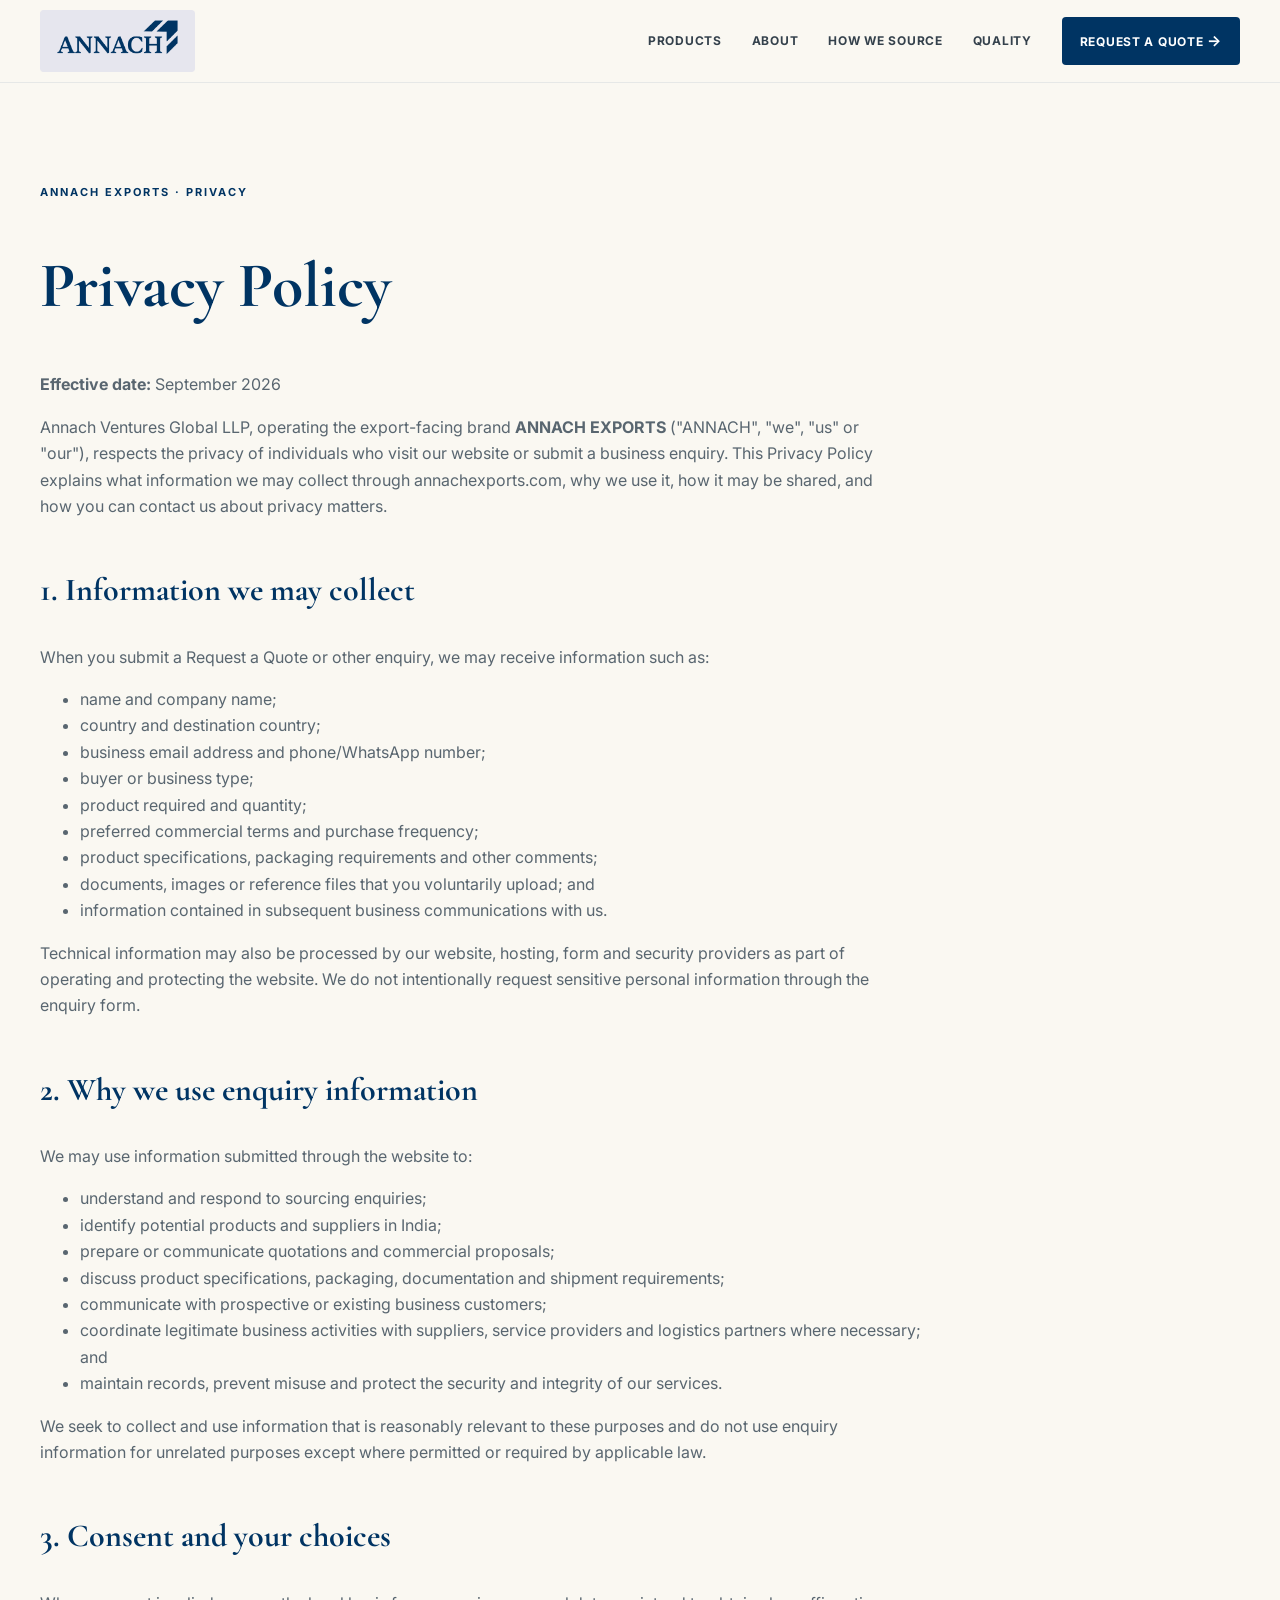
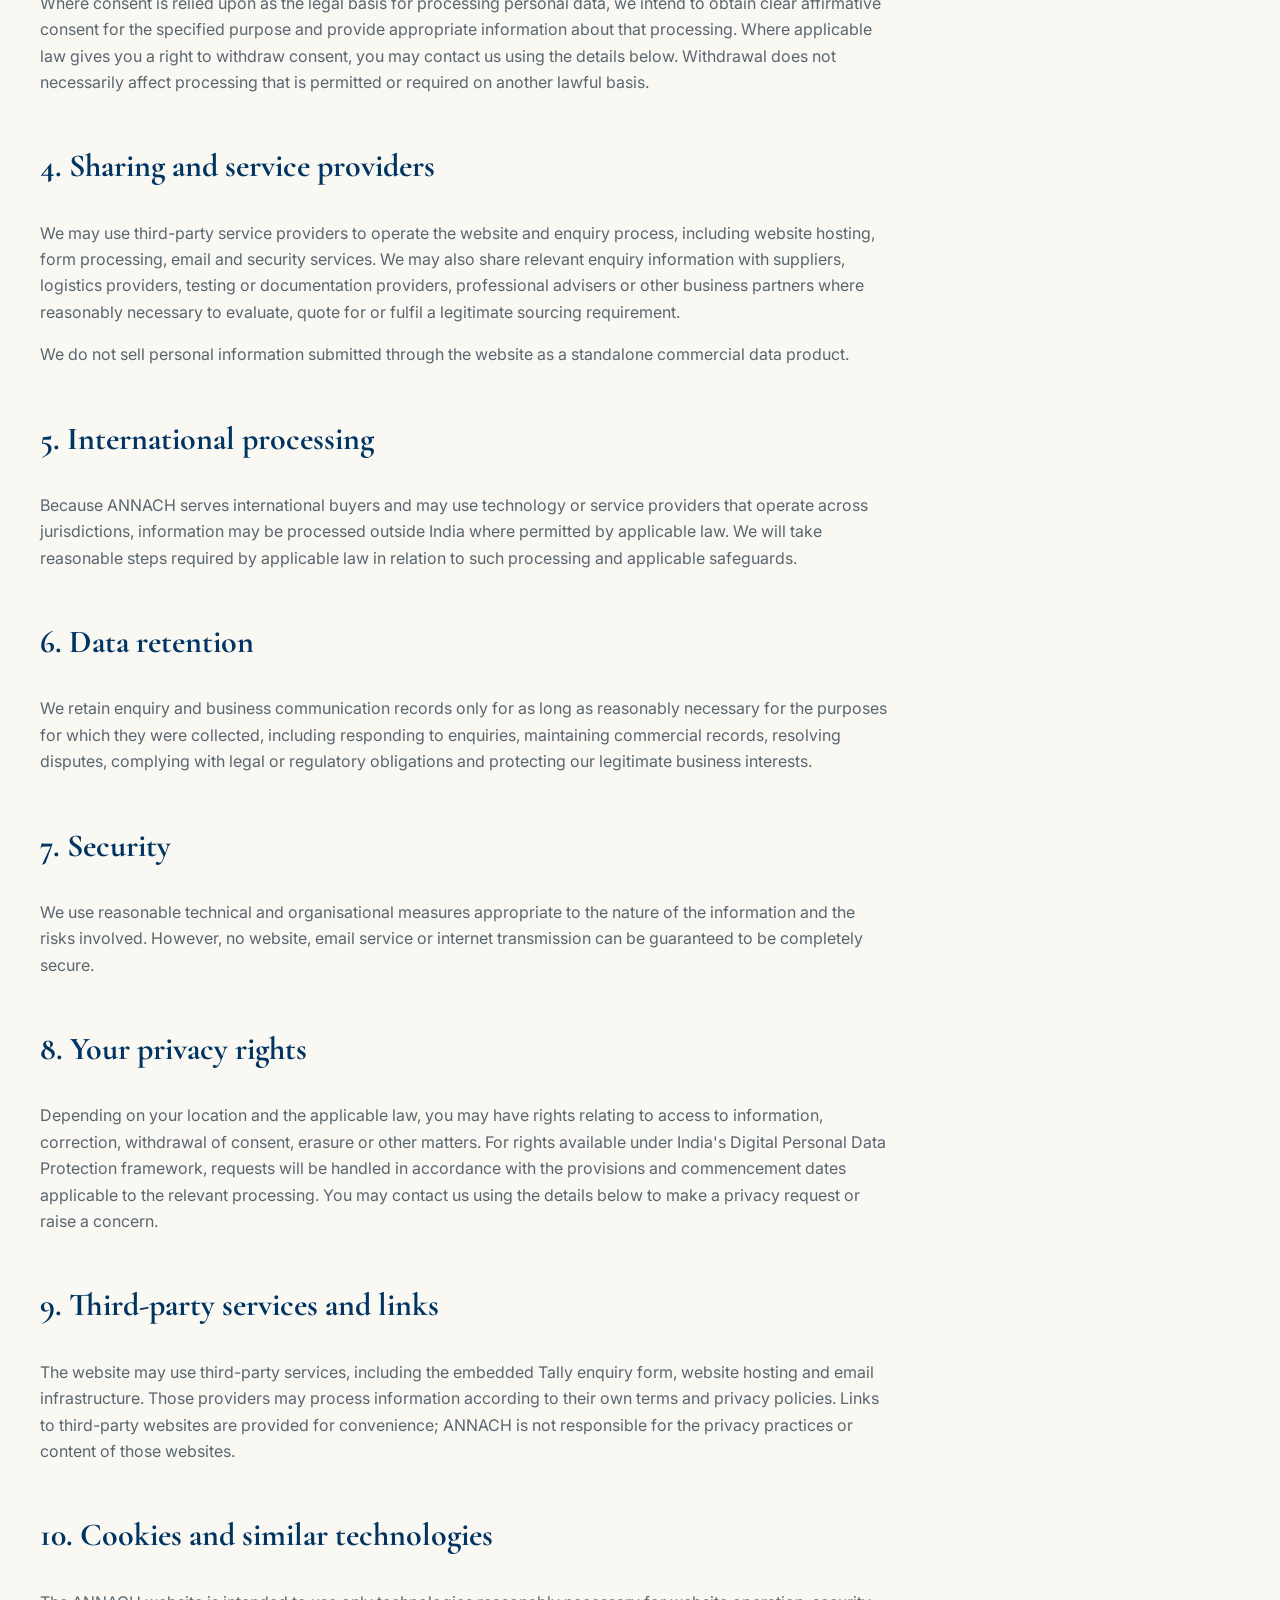
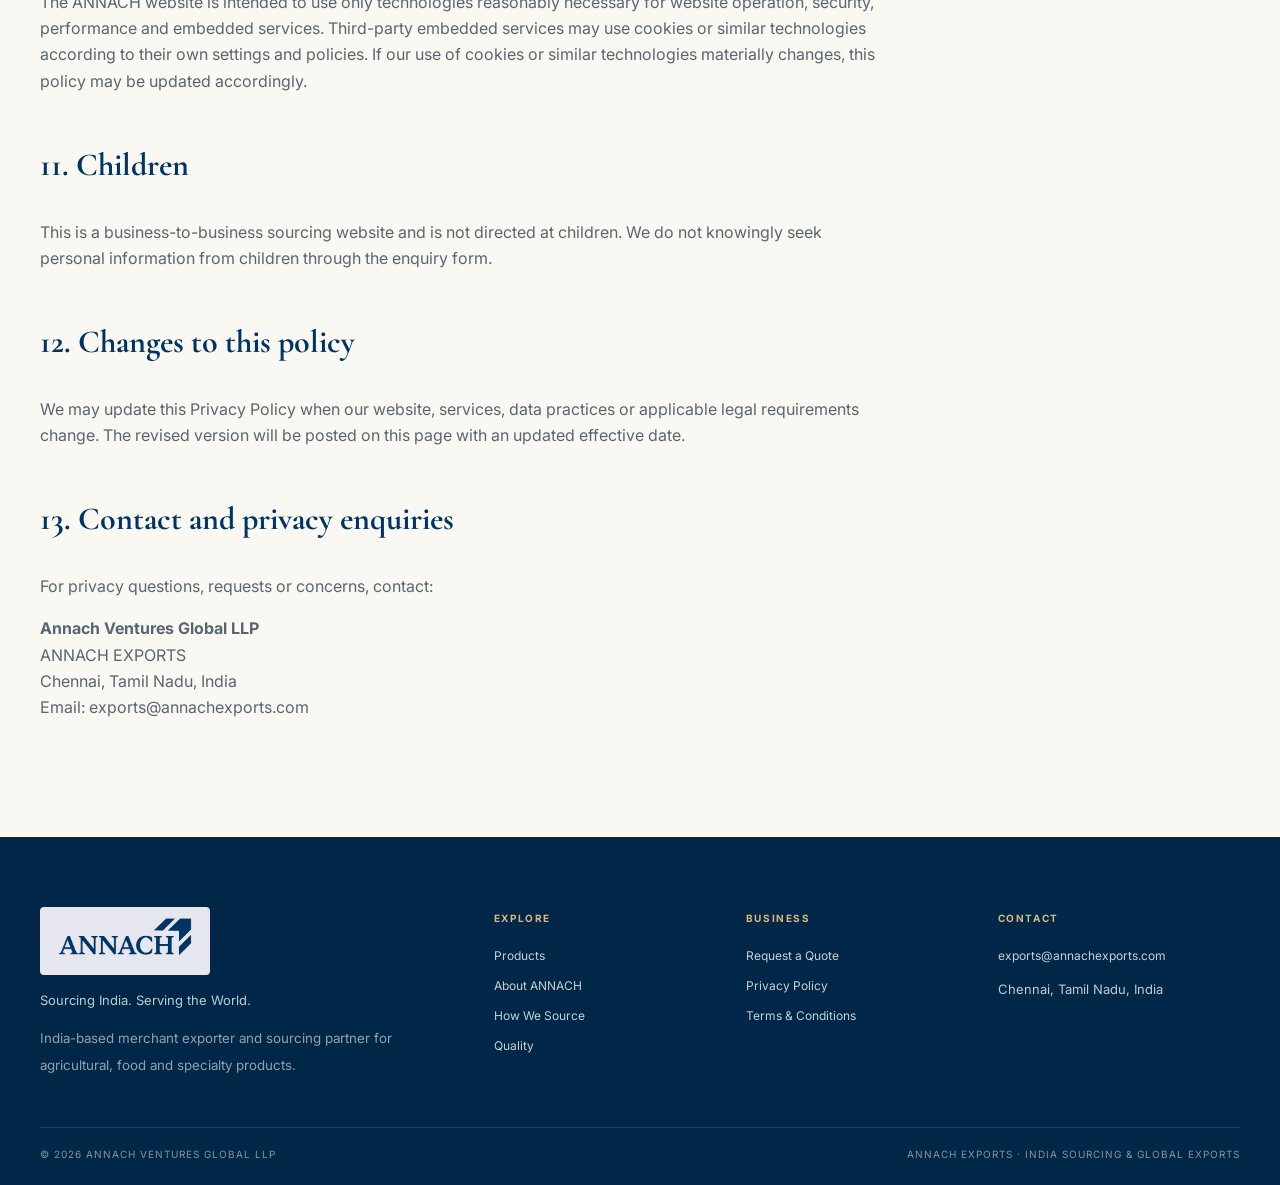
<file: privacy.html>
<!doctype html>
<html lang="en">
<head>
<meta charset="utf-8">
<meta name="viewport" content="width=device-width,initial-scale=1">
<title>Privacy Policy | ANNACH EXPORTS</title>
<meta name="description" content="Privacy Policy for ANNACH EXPORTS, the export-facing brand of Annach Ventures Global LLP.">
<meta name="robots" content="index,follow">
<meta name="theme-color" content="#003463">
<link rel="icon" type="image/png" href="assets/annach-logo-original.png">
<link rel="preconnect" href="https://fonts.googleapis.com">
<link rel="preconnect" href="https://fonts.gstatic.com" crossorigin>
<link href="https://fonts.googleapis.com/css2?family=Cormorant+Garamond:wght@500;600;700&family=Inter:wght@400;500;600;700&display=swap" rel="stylesheet">
<link rel="stylesheet" href="style.css">
</head>
<body>
<header class="site-header"><div class="container nav-wrap">
<a class="brand" href="index.html"><img src="assets/annach-logo-original.png" alt="ANNACH EXPORTS"></a>
<button class="menu-toggle" aria-label="Open navigation" aria-expanded="false"><span></span><span></span><span></span></button>
<nav class="nav">
<a href="index.html#products">Products</a>
<a href="index.html#about">About</a>
<a href="index.html#source">How We Source</a>
<a href="index.html#quality">Quality</a>
<a class="nav-cta" href="index.html#quote">Request a Quote <b>→</b></a>
</nav>
</div></header>
<main>
<section class="legal">
<div class="container">
<div class="section-kicker">ANNACH EXPORTS · PRIVACY</div>
<h1>Privacy Policy</h1>
<p><strong>Effective date:</strong> September 2026</p>

<p>Annach Ventures Global LLP, operating the export-facing brand <strong>ANNACH EXPORTS</strong> ("ANNACH", "we", "us" or "our"), respects the privacy of individuals who visit our website or submit a business enquiry. This Privacy Policy explains what information we may collect through annachexports.com, why we use it, how it may be shared, and how you can contact us about privacy matters.</p>

<h2>1. Information we may collect</h2>
<p>When you submit a Request a Quote or other enquiry, we may receive information such as:</p>
<ul>
<li>name and company name;</li>
<li>country and destination country;</li>
<li>business email address and phone/WhatsApp number;</li>
<li>buyer or business type;</li>
<li>product required and quantity;</li>
<li>preferred commercial terms and purchase frequency;</li>
<li>product specifications, packaging requirements and other comments;</li>
<li>documents, images or reference files that you voluntarily upload; and</li>
<li>information contained in subsequent business communications with us.</li>
</ul>
<p>Technical information may also be processed by our website, hosting, form and security providers as part of operating and protecting the website. We do not intentionally request sensitive personal information through the enquiry form.</p>

<h2>2. Why we use enquiry information</h2>
<p>We may use information submitted through the website to:</p>
<ul>
<li>understand and respond to sourcing enquiries;</li>
<li>identify potential products and suppliers in India;</li>
<li>prepare or communicate quotations and commercial proposals;</li>
<li>discuss product specifications, packaging, documentation and shipment requirements;</li>
<li>communicate with prospective or existing business customers;</li>
<li>coordinate legitimate business activities with suppliers, service providers and logistics partners where necessary; and</li>
<li>maintain records, prevent misuse and protect the security and integrity of our services.</li>
</ul>
<p>We seek to collect and use information that is reasonably relevant to these purposes and do not use enquiry information for unrelated purposes except where permitted or required by applicable law.</p>

<h2>3. Consent and your choices</h2>
<p>Where consent is relied upon as the legal basis for processing personal data, we intend to obtain clear affirmative consent for the specified purpose and provide appropriate information about that processing. Where applicable law gives you a right to withdraw consent, you may contact us using the details below. Withdrawal does not necessarily affect processing that is permitted or required on another lawful basis.</p>

<h2>4. Sharing and service providers</h2>
<p>We may use third-party service providers to operate the website and enquiry process, including website hosting, form processing, email and security services. We may also share relevant enquiry information with suppliers, logistics providers, testing or documentation providers, professional advisers or other business partners where reasonably necessary to evaluate, quote for or fulfil a legitimate sourcing requirement.</p>
<p>We do not sell personal information submitted through the website as a standalone commercial data product.</p>

<h2>5. International processing</h2>
<p>Because ANNACH serves international buyers and may use technology or service providers that operate across jurisdictions, information may be processed outside India where permitted by applicable law. We will take reasonable steps required by applicable law in relation to such processing and applicable safeguards.</p>

<h2>6. Data retention</h2>
<p>We retain enquiry and business communication records only for as long as reasonably necessary for the purposes for which they were collected, including responding to enquiries, maintaining commercial records, resolving disputes, complying with legal or regulatory obligations and protecting our legitimate business interests.</p>

<h2>7. Security</h2>
<p>We use reasonable technical and organisational measures appropriate to the nature of the information and the risks involved. However, no website, email service or internet transmission can be guaranteed to be completely secure.</p>

<h2>8. Your privacy rights</h2>
<p>Depending on your location and the applicable law, you may have rights relating to access to information, correction, withdrawal of consent, erasure or other matters. For rights available under India's Digital Personal Data Protection framework, requests will be handled in accordance with the provisions and commencement dates applicable to the relevant processing. You may contact us using the details below to make a privacy request or raise a concern.</p>

<h2>9. Third-party services and links</h2>
<p>The website may use third-party services, including the embedded Tally enquiry form, website hosting and email infrastructure. Those providers may process information according to their own terms and privacy policies. Links to third-party websites are provided for convenience; ANNACH is not responsible for the privacy practices or content of those websites.</p>

<h2>10. Cookies and similar technologies</h2>
<p>The ANNACH website is intended to use only technologies reasonably necessary for website operation, security, performance and embedded services. Third-party embedded services may use cookies or similar technologies according to their own settings and policies. If our use of cookies or similar technologies materially changes, this policy may be updated accordingly.</p>

<h2>11. Children</h2>
<p>This is a business-to-business sourcing website and is not directed at children. We do not knowingly seek personal information from children through the enquiry form.</p>

<h2>12. Changes to this policy</h2>
<p>We may update this Privacy Policy when our website, services, data practices or applicable legal requirements change. The revised version will be posted on this page with an updated effective date.</p>

<h2>13. Contact and privacy enquiries</h2>
<p>For privacy questions, requests or concerns, contact:</p>
<p><strong>Annach Ventures Global LLP</strong><br>ANNACH EXPORTS<br>Chennai, Tamil Nadu, India<br>Email: <a href="mailto:exports@annachexports.com">exports@annachexports.com</a></p>

</div>
</section>
</main>
<footer class="footer">
<div class="container">
<div class="footer-grid">
<div>
<img class="footer-logo" src="assets/annach-logo-original.png" alt="ANNACH EXPORTS">
<p>Sourcing India. Serving the World.</p>
<small>India-based merchant exporter and sourcing partner for agricultural, food and specialty products.</small>
</div>
<div>
<h4>Explore</h4>
<a href="index.html#products">Products</a>
<a href="index.html#about">About ANNACH</a>
<a href="index.html#source">How We Source</a>
<a href="index.html#quality">Quality</a>
</div>
<div>
<h4>Business</h4>
<a href="index.html#quote">Request a Quote</a>
<a href="privacy.html">Privacy Policy</a>
<a href="terms.html">Terms &amp; Conditions</a>
</div>
<div>
<h4>Contact</h4>
<a href="mailto:exports@annachexports.com">exports@annachexports.com</a>
<p>Chennai, Tamil Nadu, India</p>
</div>
</div>
<div class="footer-bottom">
<span>© 2026 Annach Ventures Global LLP</span>
<span>ANNACH EXPORTS · INDIA SOURCING &amp; GLOBAL EXPORTS</span>
</div>
</div>
</footer>
<script src="script.js"></script>
</body>
</html>
</file>
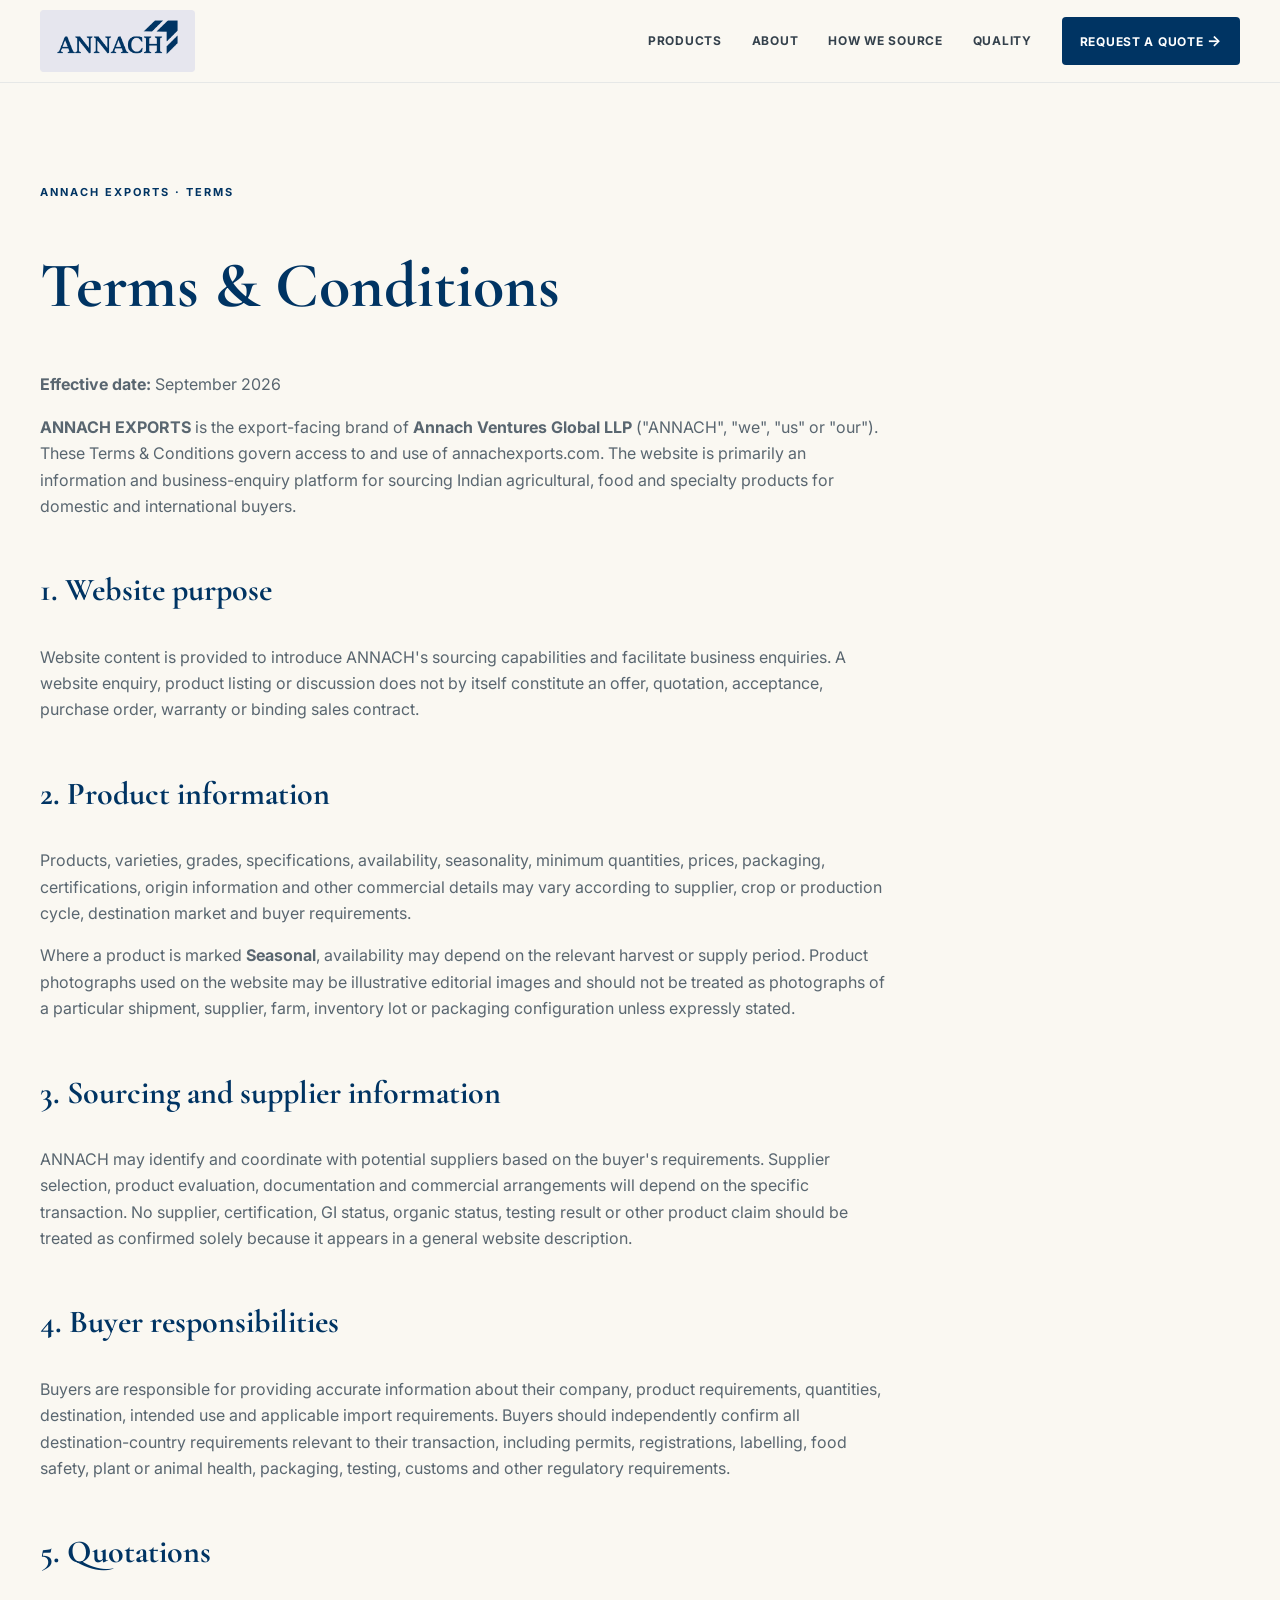
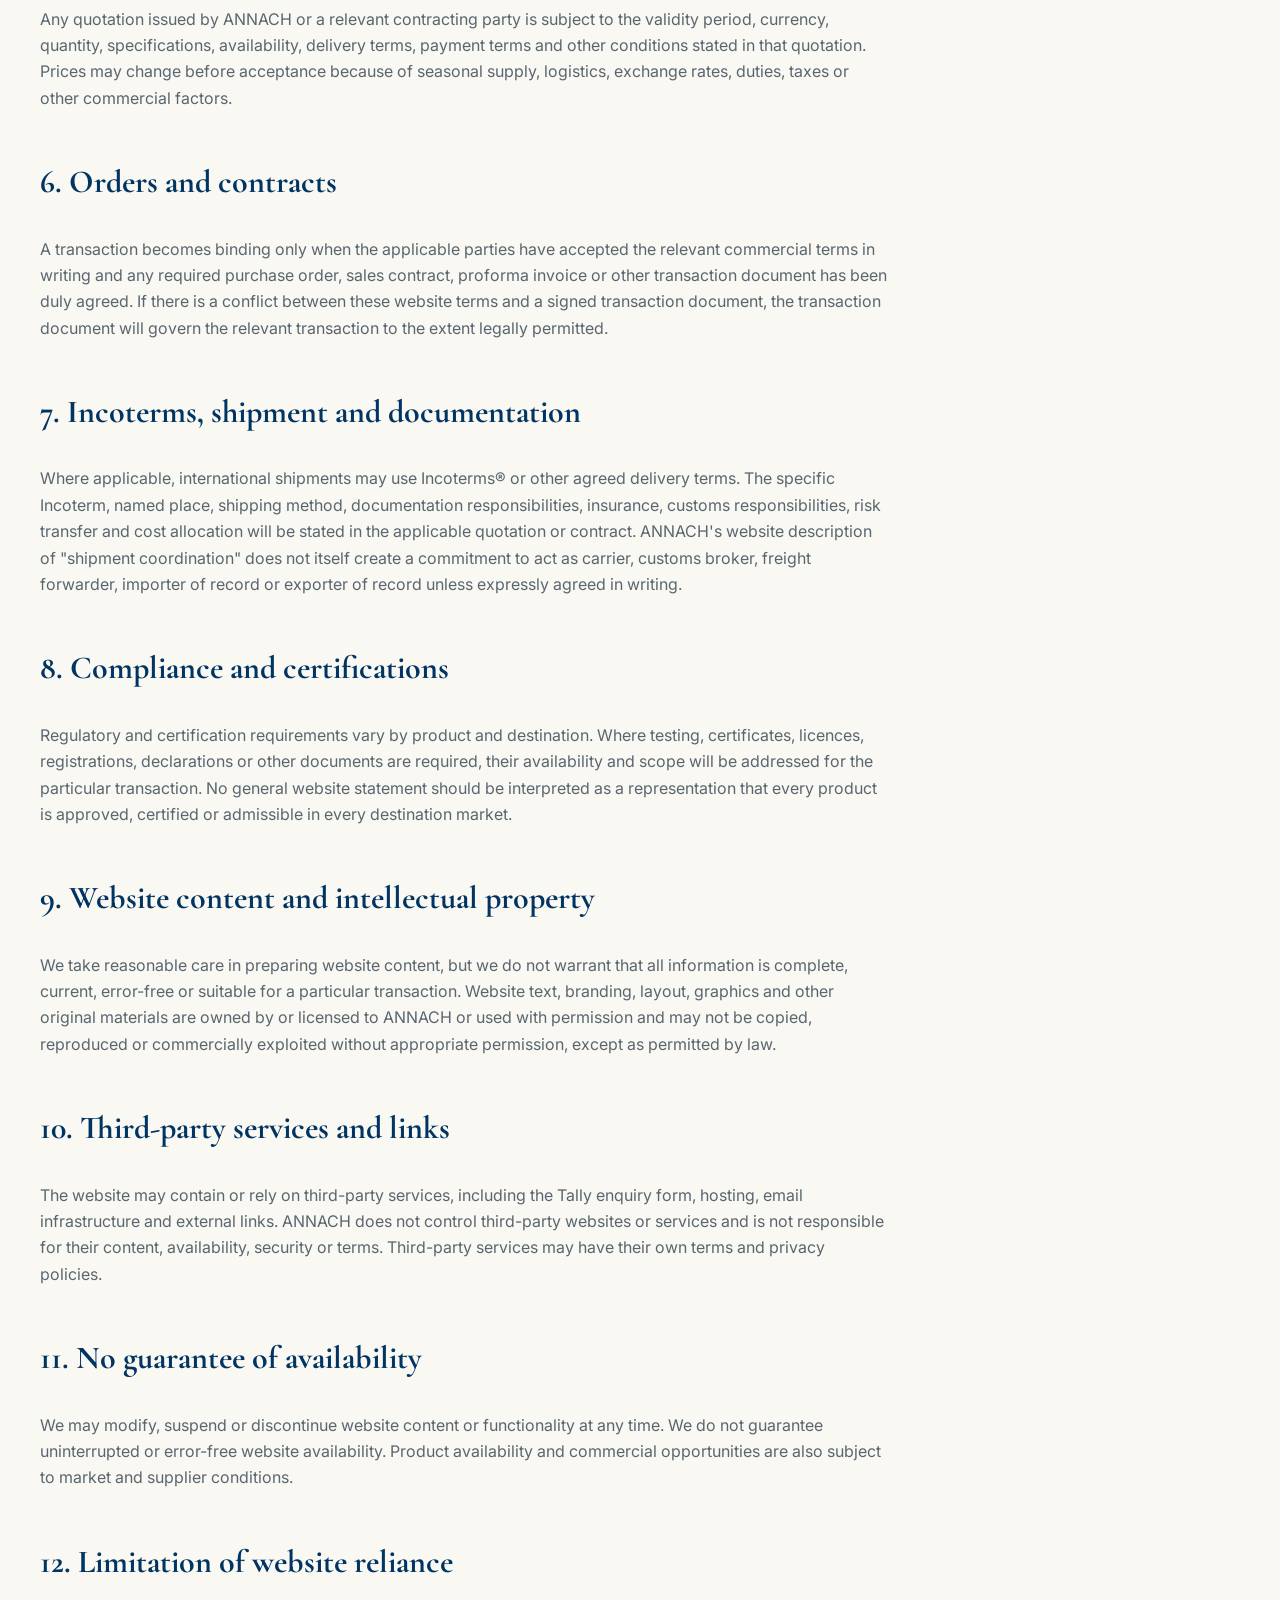
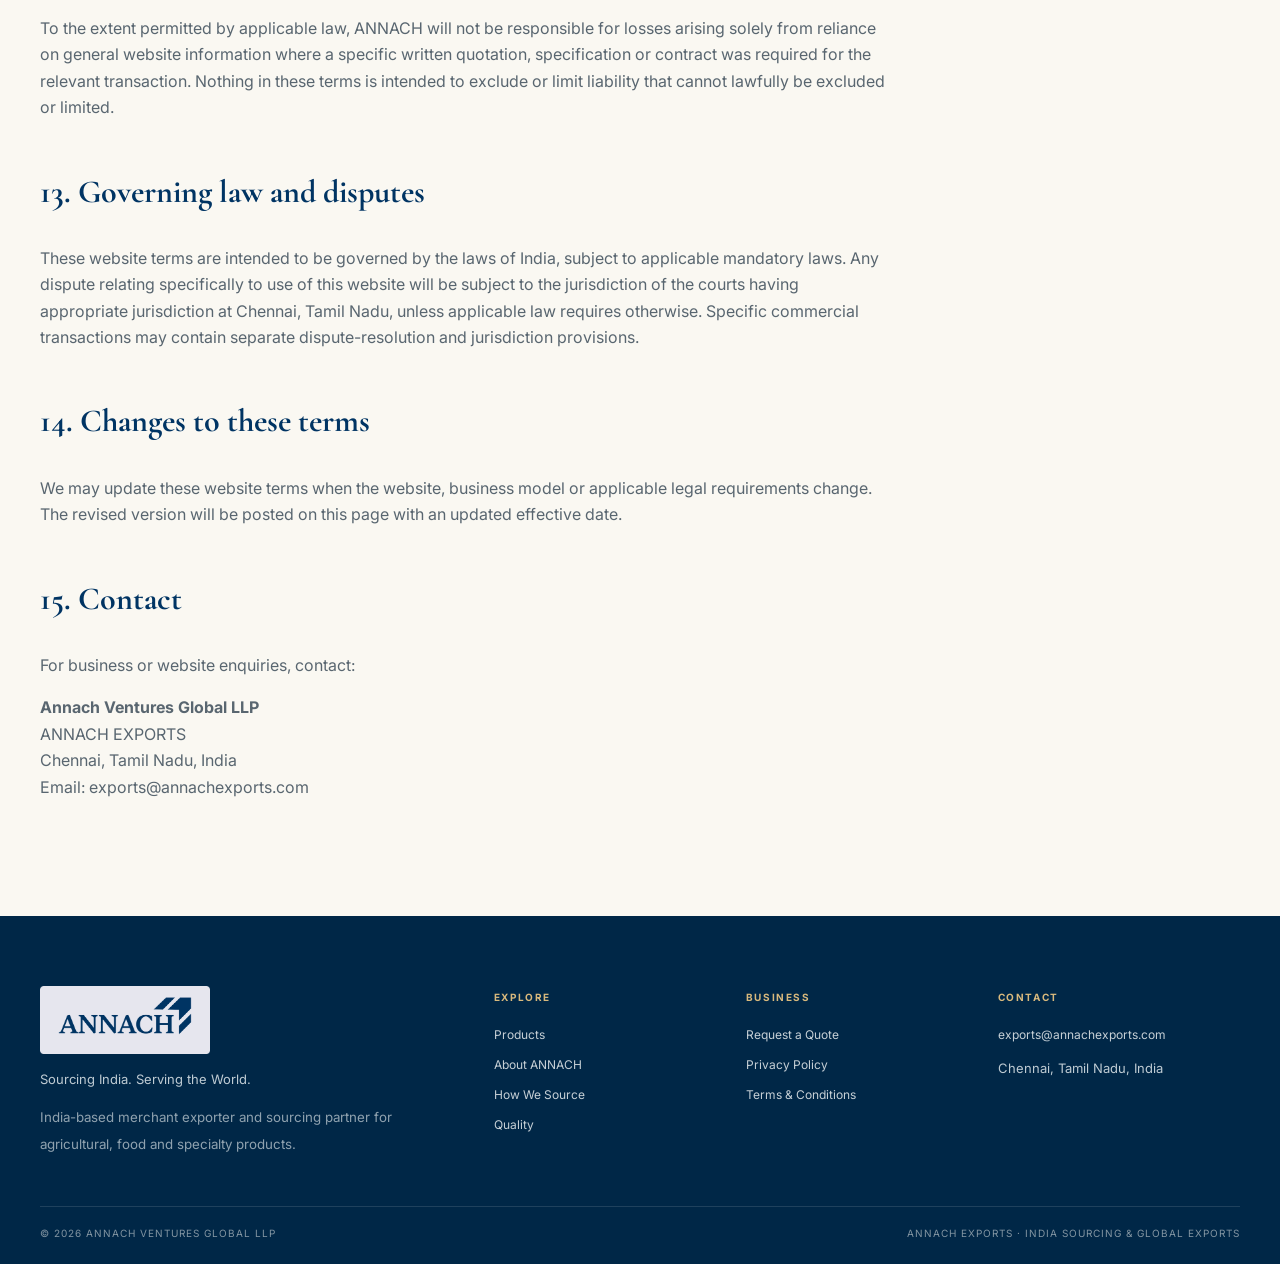
<file: terms.html>
<!doctype html>
<html lang="en">
<head>
<meta charset="utf-8">
<meta name="viewport" content="width=device-width,initial-scale=1">
<title>Terms & Conditions | ANNACH EXPORTS</title>
<meta name="description" content="Terms and Conditions for ANNACH EXPORTS, the export-facing brand of Annach Ventures Global LLP.">
<meta name="robots" content="index,follow">
<meta name="theme-color" content="#003463">
<link rel="icon" type="image/png" href="assets/annach-logo-original.png">
<link rel="preconnect" href="https://fonts.googleapis.com">
<link rel="preconnect" href="https://fonts.gstatic.com" crossorigin>
<link href="https://fonts.googleapis.com/css2?family=Cormorant+Garamond:wght@500;600;700&family=Inter:wght@400;500;600;700&display=swap" rel="stylesheet">
<link rel="stylesheet" href="style.css">
</head>
<body>
<header class="site-header"><div class="container nav-wrap">
<a class="brand" href="index.html"><img src="assets/annach-logo-original.png" alt="ANNACH EXPORTS"></a>
<button class="menu-toggle" aria-label="Open navigation" aria-expanded="false"><span></span><span></span><span></span></button>
<nav class="nav">
<a href="index.html#products">Products</a>
<a href="index.html#about">About</a>
<a href="index.html#source">How We Source</a>
<a href="index.html#quality">Quality</a>
<a class="nav-cta" href="index.html#quote">Request a Quote <b>→</b></a>
</nav>
</div></header>
<main>
<section class="legal">
<div class="container">
<div class="section-kicker">ANNACH EXPORTS · TERMS</div>
<h1>Terms & Conditions</h1>
<p><strong>Effective date:</strong> September 2026</p>

<p><strong>ANNACH EXPORTS</strong> is the export-facing brand of <strong>Annach Ventures Global LLP</strong> ("ANNACH", "we", "us" or "our"). These Terms &amp; Conditions govern access to and use of annachexports.com. The website is primarily an information and business-enquiry platform for sourcing Indian agricultural, food and specialty products for domestic and international buyers.</p>

<h2>1. Website purpose</h2>
<p>Website content is provided to introduce ANNACH's sourcing capabilities and facilitate business enquiries. A website enquiry, product listing or discussion does not by itself constitute an offer, quotation, acceptance, purchase order, warranty or binding sales contract.</p>

<h2>2. Product information</h2>
<p>Products, varieties, grades, specifications, availability, seasonality, minimum quantities, prices, packaging, certifications, origin information and other commercial details may vary according to supplier, crop or production cycle, destination market and buyer requirements.</p>
<p>Where a product is marked <strong>Seasonal</strong>, availability may depend on the relevant harvest or supply period. Product photographs used on the website may be illustrative editorial images and should not be treated as photographs of a particular shipment, supplier, farm, inventory lot or packaging configuration unless expressly stated.</p>

<h2>3. Sourcing and supplier information</h2>
<p>ANNACH may identify and coordinate with potential suppliers based on the buyer's requirements. Supplier selection, product evaluation, documentation and commercial arrangements will depend on the specific transaction. No supplier, certification, GI status, organic status, testing result or other product claim should be treated as confirmed solely because it appears in a general website description.</p>

<h2>4. Buyer responsibilities</h2>
<p>Buyers are responsible for providing accurate information about their company, product requirements, quantities, destination, intended use and applicable import requirements. Buyers should independently confirm all destination-country requirements relevant to their transaction, including permits, registrations, labelling, food safety, plant or animal health, packaging, testing, customs and other regulatory requirements.</p>

<h2>5. Quotations</h2>
<p>Any quotation issued by ANNACH or a relevant contracting party is subject to the validity period, currency, quantity, specifications, availability, delivery terms, payment terms and other conditions stated in that quotation. Prices may change before acceptance because of seasonal supply, logistics, exchange rates, duties, taxes or other commercial factors.</p>

<h2>6. Orders and contracts</h2>
<p>A transaction becomes binding only when the applicable parties have accepted the relevant commercial terms in writing and any required purchase order, sales contract, proforma invoice or other transaction document has been duly agreed. If there is a conflict between these website terms and a signed transaction document, the transaction document will govern the relevant transaction to the extent legally permitted.</p>

<h2>7. Incoterms, shipment and documentation</h2>
<p>Where applicable, international shipments may use Incoterms® or other agreed delivery terms. The specific Incoterm, named place, shipping method, documentation responsibilities, insurance, customs responsibilities, risk transfer and cost allocation will be stated in the applicable quotation or contract. ANNACH's website description of "shipment coordination" does not itself create a commitment to act as carrier, customs broker, freight forwarder, importer of record or exporter of record unless expressly agreed in writing.</p>

<h2>8. Compliance and certifications</h2>
<p>Regulatory and certification requirements vary by product and destination. Where testing, certificates, licences, registrations, declarations or other documents are required, their availability and scope will be addressed for the particular transaction. No general website statement should be interpreted as a representation that every product is approved, certified or admissible in every destination market.</p>

<h2>9. Website content and intellectual property</h2>
<p>We take reasonable care in preparing website content, but we do not warrant that all information is complete, current, error-free or suitable for a particular transaction. Website text, branding, layout, graphics and other original materials are owned by or licensed to ANNACH or used with permission and may not be copied, reproduced or commercially exploited without appropriate permission, except as permitted by law.</p>

<h2>10. Third-party services and links</h2>
<p>The website may contain or rely on third-party services, including the Tally enquiry form, hosting, email infrastructure and external links. ANNACH does not control third-party websites or services and is not responsible for their content, availability, security or terms. Third-party services may have their own terms and privacy policies.</p>

<h2>11. No guarantee of availability</h2>
<p>We may modify, suspend or discontinue website content or functionality at any time. We do not guarantee uninterrupted or error-free website availability. Product availability and commercial opportunities are also subject to market and supplier conditions.</p>

<h2>12. Limitation of website reliance</h2>
<p>To the extent permitted by applicable law, ANNACH will not be responsible for losses arising solely from reliance on general website information where a specific written quotation, specification or contract was required for the relevant transaction. Nothing in these terms is intended to exclude or limit liability that cannot lawfully be excluded or limited.</p>

<h2>13. Governing law and disputes</h2>
<p>These website terms are intended to be governed by the laws of India, subject to applicable mandatory laws. Any dispute relating specifically to use of this website will be subject to the jurisdiction of the courts having appropriate jurisdiction at Chennai, Tamil Nadu, unless applicable law requires otherwise. Specific commercial transactions may contain separate dispute-resolution and jurisdiction provisions.</p>

<h2>14. Changes to these terms</h2>
<p>We may update these website terms when the website, business model or applicable legal requirements change. The revised version will be posted on this page with an updated effective date.</p>

<h2>15. Contact</h2>
<p>For business or website enquiries, contact:</p>
<p><strong>Annach Ventures Global LLP</strong><br>ANNACH EXPORTS<br>Chennai, Tamil Nadu, India<br>Email: <a href="mailto:exports@annachexports.com">exports@annachexports.com</a></p>

</div>
</section>
</main>
<footer class="footer">
<div class="container">
<div class="footer-grid">
<div>
<img class="footer-logo" src="assets/annach-logo-original.png" alt="ANNACH EXPORTS">
<p>Sourcing India. Serving the World.</p>
<small>India-based merchant exporter and sourcing partner for agricultural, food and specialty products.</small>
</div>
<div>
<h4>Explore</h4>
<a href="index.html#products">Products</a>
<a href="index.html#about">About ANNACH</a>
<a href="index.html#source">How We Source</a>
<a href="index.html#quality">Quality</a>
</div>
<div>
<h4>Business</h4>
<a href="index.html#quote">Request a Quote</a>
<a href="privacy.html">Privacy Policy</a>
<a href="terms.html">Terms &amp; Conditions</a>
</div>
<div>
<h4>Contact</h4>
<a href="mailto:exports@annachexports.com">exports@annachexports.com</a>
<p>Chennai, Tamil Nadu, India</p>
</div>
</div>
<div class="footer-bottom">
<span>© 2026 Annach Ventures Global LLP</span>
<span>ANNACH EXPORTS · INDIA SOURCING &amp; GLOBAL EXPORTS</span>
</div>
</div>
</footer>
<script src="script.js"></script>
</body>
</html>
</file>
<file: style.css>
:root{--navy:#003463;--navy-dark:#002747;--ivory:#faf8f2;--gold:#b99455;--ink:#1f2933;--muted:#66717c;--line:#dfe4e8;--bluegrey:#eef1f5;--white:#fff;--serif:"Cormorant Garamond",Georgia,serif;--sans:"Inter",Arial,sans-serif}*{box-sizing:border-box}html{scroll-behavior:smooth}body{margin:0;color:var(--ink);background:var(--ivory);font-family:var(--sans);line-height:1.65}a{text-decoration:none;color:inherit}img{max-width:100%;display:block}.container{width:min(1200px,calc(100% - 48px));margin:auto}.site-header{position:sticky;top:0;z-index:100;background:rgba(250,248,242,.96);backdrop-filter:blur(12px);border-bottom:1px solid rgba(0,52,99,.08)}.nav-wrap{min-height:82px;display:flex;align-items:center;justify-content:space-between;gap:28px}.brand img{width:155px;height:auto}.nav{display:flex;align-items:center;gap:30px;font-size:12px;font-weight:700;text-transform:uppercase;letter-spacing:.06em;color:#34414c}.nav a:not(.nav-cta){padding:28px 0}.nav a:hover{color:var(--navy)}.nav-cta{background:var(--navy);color:#fff!important;padding:12px 18px;border-radius:4px}.nav-cta b{font-size:15px}.menu-toggle{display:none;border:0;background:none;padding:8px}.menu-toggle span{display:block;width:24px;height:2px;background:var(--navy);margin:5px}.hero{position:relative;overflow:hidden;min-height:680px;display:flex;align-items:center;background:#edf2f4}.hero-bg{position:absolute;inset:0;background:linear-gradient(90deg,#faf8f2 0%,rgba(250,248,242,.96) 44%,rgba(250,248,242,.1) 100%)}.hero-grid{position:relative;z-index:1;display:grid;grid-template-columns:1fr 1fr;gap:70px;align-items:center;padding:78px 0}.hero-copy{max-width:620px}.eyebrow,.section-kicker{font-size:11px;letter-spacing:.18em;font-weight:700;color:var(--navy);margin:0 0 18px;text-transform:uppercase}.hero h1,.section-heading h2,.intro-copy h2,.quality-copy h2,.custom h2,.quote-copy h2{font-family:var(--serif);font-weight:600;line-height:.94;margin:0;color:var(--navy)}.hero h1{font-size:clamp(62px,7vw,102px);letter-spacing:-.035em}.hero h1 em{font-style:normal;color:#526777}.hero-text{font-size:18px;max-width:560px;color:#56636d;margin:28px 0 32px}.hero-actions{display:flex;gap:12px;flex-wrap:wrap}.btn{display:inline-flex;align-items:center;justify-content:center;gap:15px;min-height:48px;padding:0 22px;border-radius:4px;font-size:11px;font-weight:700;text-transform:uppercase;letter-spacing:.09em;transition:.25s ease}.btn span{font-size:18px;line-height:0}.btn-primary{background:var(--navy);color:#fff}.btn-primary:hover{background:var(--navy-dark);transform:translateY(-2px)}.btn-secondary{border:1px solid #aeb8c1;color:var(--navy);background:rgba(255,255,255,.65)}.btn-secondary:hover{border-color:var(--navy);transform:translateY(-2px)}.trust-row{display:flex;gap:13px;align-items:center;margin-top:30px;color:#71808b;font-size:10px;font-weight:700;text-transform:uppercase;letter-spacing:.12em}.trust-row i{width:3px;height:3px;background:var(--gold);border-radius:50%}.photo-placeholder{position:relative;overflow:hidden;background:linear-gradient(135deg,#dfe8e2,#c9d5d6 45%,#9da887 100%);display:flex;align-items:center;justify-content:center;text-align:center}.photo-placeholder:before{content:"";position:absolute;inset:0;background:linear-gradient(120deg,rgba(0,52,99,.12),transparent 55%),radial-gradient(circle at 70% 30%,rgba(255,255,255,.5),transparent 22%)}.photo-placeholder>div,.photo-placeholder>span{position:relative;z-index:1}.hero-photo{height:500px;box-shadow:0 30px 70px rgba(0,39,71,.15);border:12px solid rgba(255,255,255,.55)}.hero-photo small{display:block;font-size:9px;letter-spacing:.18em;color:var(--navy);font-weight:700}.hero-photo strong{display:block;font-family:var(--serif);font-size:40px;color:var(--navy);line-height:1.05;margin:10px 0}.hero-photo p{font-size:11px;color:#5c6871}.section{padding:110px 0}.split{display:grid;grid-template-columns:280px 1fr;gap:80px}.intro-copy{max-width:800px}.intro-copy h2,.quality-copy h2{font-size:clamp(44px,5vw,70px);margin-bottom:30px}.intro-copy p{font-size:16px;color:#5c6871;max-width:800px}.intro-copy .highlight{border-left:2px solid var(--gold);padding-left:22px;color:var(--navy);font-size:18px;margin-top:30px}.section-heading{max-width:760px}.section-heading.centered{text-align:center;margin:0 auto 58px}.section-heading h2{font-size:clamp(48px,5vw,72px)}.section-heading p{color:var(--muted);max-width:650px;margin:18px auto 0}.products{background:#fff}.product-grid{display:grid;grid-template-columns:repeat(3,1fr);gap:18px}.product-card{background:var(--ivory);border:1px solid #edf0f2;transition:.3s ease;overflow:hidden}.product-card:hover{transform:translateY(-6px);box-shadow:0 20px 40px rgba(0,39,71,.1)}.product-photo{height:250px}.product-photo span{font-size:10px;letter-spacing:.18em;color:var(--navy);font-weight:700}.product-photo small{position:absolute;left:18px;top:18px;font-size:9px;font-weight:700;letter-spacing:.16em;color:var(--navy)}.product-card:nth-child(1) .product-photo{background:linear-gradient(135deg,#e0eadc,#b9ceb0)}.product-card:nth-child(2) .product-photo{background:linear-gradient(135deg,#f0e4c7,#d8b77d)}.product-card:nth-child(3) .product-photo{background:linear-gradient(135deg,#eee9df,#cfd7da)}.product-card:nth-child(4) .product-photo{background:linear-gradient(135deg,#d8e7c7,#b7c99f)}.product-card:nth-child(5) .product-photo{background:linear-gradient(135deg,#eee2c6,#d3bd91)}.product-card:nth-child(6) .product-photo{background:linear-gradient(135deg,#e5d0ad,#b77d57)}.product-card:nth-child(7) .product-photo{background:linear-gradient(135deg,#dfe4e6,#b4c1c7)}.product-body{padding:25px}.product-tag{font-size:9px;letter-spacing:.14em;color:var(--gold);font-weight:700;margin:0 0 8px}.product-body h3{font-family:var(--serif);font-size:31px;color:var(--navy);line-height:1.05;margin:0 0 10px}.product-body p:not(.product-tag){color:#68737c;font-size:13px;min-height:64px}.product-body a{font-size:11px;font-weight:700;text-transform:uppercase;letter-spacing:.08em;color:var(--navy)}.why{background:var(--navy);color:#fff}.section-kicker.light{color:#d8b97d}.why .section-heading h2{color:#fff}.why .section-heading p{color:#c5d0d8;margin-left:0}.benefit-grid{display:grid;grid-template-columns:repeat(3,1fr);margin-top:60px;border-top:1px solid rgba(255,255,255,.17)}.benefit{padding:32px 28px 10px 0;border-bottom:1px solid rgba(255,255,255,.17);min-height:205px}.benefit:not(:nth-child(3n+1)){padding-left:28px;border-left:1px solid rgba(255,255,255,.17)}.benefit span{color:#d8b97d;font-size:11px;letter-spacing:.14em}.benefit h3{font-family:var(--serif);font-size:30px;margin:20px 0 8px;color:#fff}.benefit p{color:#bdc9d1;font-size:13px;max-width:300px}.process{background:var(--ivory)}.process-grid{display:grid;grid-template-columns:repeat(5,1fr);border-top:1px solid var(--line);margin-top:10px}.step{padding:35px 24px 10px 0;min-height:220px}.step:not(:first-child){padding-left:24px;border-left:1px solid var(--line)}.step b{font-size:11px;letter-spacing:.12em;color:var(--gold)}.step h3{font-family:var(--serif);font-size:32px;color:var(--navy);margin:18px 0 8px}.step p{font-size:13px;color:var(--muted);margin:0}.quality{background:var(--bluegrey)}.quality-grid{display:grid;grid-template-columns:1fr 1fr;gap:90px;align-items:center}.quality-copy p{color:#5f6b74}.quality-list{display:grid;grid-template-columns:1fr 1fr;gap:1px;background:#d9dfe4}.quality-item{background:#fff;padding:24px;font-weight:600;color:var(--navy);font-size:13px}.quality-item span{color:var(--gold);margin-right:12px}.custom{min-height:520px;display:flex;align-items:center;position:relative;background:#234d5a;overflow:hidden}.custom-bg{position:absolute;inset:0;background:linear-gradient(90deg,rgba(0,39,71,.88),rgba(0,52,99,.38)),linear-gradient(135deg,#244f5d,#89926c);}.custom:after{content:"INDIA";position:absolute;right:-4%;bottom:-16%;font-family:var(--serif);font-weight:700;font-size:320px;line-height:.8;color:rgba(255,255,255,.08)}.custom-content{position:relative;z-index:1;color:#fff;max-width:720px}.custom h2{font-size:clamp(54px,6vw,82px);color:#fff}.custom p{font-size:17px;color:#e4ebef;max-width:650px;margin:22px 0 30px}.btn-light{background:#fff;color:var(--navy)}.btn-light:hover{transform:translateY(-2px)}.quote{background:#fff}.quote-grid{display:grid;grid-template-columns:.8fr 1.2fr;gap:90px}.quote-copy h2{font-size:clamp(54px,5vw,78px)}.quote-copy>p{color:var(--muted);font-size:17px;max-width:450px}.quote-note{display:flex;gap:15px;margin-top:40px;padding-top:24px;border-top:1px solid var(--line);color:var(--navy)}.quote-note>span{color:var(--gold)}.quote-note small{color:var(--muted)}.quote-form{padding:32px;background:var(--ivory);border:1px solid #e9edf0}.tally-embed-wrap{padding:0;background:transparent;border:0;min-width:0}.tally-embed-wrap iframe{display:block;width:100%;min-height:3830px;border:0}.form-row{display:grid;grid-template-columns:1fr 1fr;gap:15px}.quote-form label{display:block;font-size:10px;font-weight:700;letter-spacing:.09em;text-transform:uppercase;color:#4b5963;margin-bottom:15px}.quote-form input,.quote-form select,.quote-form textarea{width:100%;border:1px solid #d7dde1;background:#fff;padding:13px 14px;margin-top:7px;font:inherit;font-size:13px;color:var(--ink);outline:none;border-radius:2px}.quote-form input:focus,.quote-form select:focus,.quote-form textarea:focus{border-color:var(--navy);box-shadow:0 0 0 2px rgba(0,52,99,.08)}.quote-form textarea{resize:vertical}.form-submit{border:0;cursor:pointer;width:100%;margin-top:4px}.form-help{font-size:10px;color:#7a858d;text-align:center;margin:10px 0 0}.form-status{font-size:12px;text-align:center;color:var(--navy);font-weight:600;min-height:18px}.footer{background:var(--navy-dark);color:#fff;padding:70px 0 22px}.footer-grid{display:grid;grid-template-columns:2fr 1fr 1fr 1.2fr;gap:50px}.footer-logo{width:170px;margin-bottom:15px}.footer p{color:#becbd3;font-size:13px}.footer small{color:#8fa2af}.footer h4{font-size:10px;letter-spacing:.16em;text-transform:uppercase;color:#d8b97d;margin:3px 0 20px}.footer a{display:block;color:#c6d0d6;font-size:12px;margin:10px 0}.footer a:hover{color:#fff}.footer .muted{font-size:11px;color:#8fa2af}.footer-bottom{border-top:1px solid rgba(255,255,255,.12);margin-top:50px;padding-top:18px;display:flex;justify-content:space-between;gap:20px;color:#8295a2;font-size:10px;text-transform:uppercase;letter-spacing:.1em}.footer-bottom a{display:inline;color:#8295a2;margin:0}.reveal{opacity:0;transform:translateY(20px);transition:opacity .7s ease,transform .7s ease}.reveal.visible{opacity:1;transform:none}.delay-1{transition-delay:.08s}.delay-2{transition-delay:.16s}.legal{padding:100px 0}.legal h1,.legal h2{font-family:var(--serif);color:var(--navy)}.legal h1{font-size:64px;line-height:1}.legal h2{font-size:32px;margin-top:45px}.legal p,.legal li{color:#596670;max-width:850px}.legal .notice{background:#fff7e7;border-left:3px solid var(--gold);padding:18px;margin:25px 0}.legal-footer{margin-top:60px}.contact-email:empty{display:none}
@media(max-width:900px){.container{width:min(100% - 34px,700px)}.nav{position:absolute;left:17px;right:17px;top:82px;background:#fff;padding:18px;display:none;flex-direction:column;align-items:stretch;gap:0;box-shadow:0 15px 30px rgba(0,39,71,.12)}.nav.open{display:flex}.nav a:not(.nav-cta){padding:12px 4px}.nav-cta{text-align:center;margin-top:8px}.menu-toggle{display:block}.hero{min-height:auto}.hero-bg{background:linear-gradient(180deg,#faf8f2 0%,rgba(250,248,242,.82) 55%,rgba(250,248,242,.35) 100%)}.hero-grid{grid-template-columns:1fr;gap:50px;padding:70px 0 90px}.hero h1{font-size:clamp(58px,14vw,82px)}.hero-photo{height:430px}.split,.quality-grid,.quote-grid{grid-template-columns:1fr;gap:40px}.split{gap:25px}.section{padding:80px 0}.product-grid{grid-template-columns:1fr 1fr}.product-card{grid-column:auto}.benefit-grid{grid-template-columns:1fr 1fr}.benefit:not(:nth-child(3n+1)){padding-left:0;border-left:0}.benefit:nth-child(even){padding-left:25px;border-left:1px solid rgba(255,255,255,.17)}.process-grid{grid-template-columns:1fr}.step,.step:not(:first-child){padding:25px 0;border-left:0;border-bottom:1px solid var(--line);min-height:auto}.footer-grid{grid-template-columns:1fr 1fr}.footer-bottom{flex-wrap:wrap}}
@media(max-width:600px){.brand img{width:135px}.hero-text{font-size:16px}.hero-actions{display:grid;grid-template-columns:1fr}.btn{width:100%}.trust-row{flex-wrap:wrap;gap:9px}.trust-row i{display:none}.hero-photo{height:360px}.hero-photo strong{font-size:30px}.section-heading h2,.intro-copy h2,.quality-copy h2{font-size:48px}.product-grid{grid-template-columns:1fr}.product-card,.product-card:nth-child(4),.product-card:nth-child(5){grid-column:span 1}.product-photo{height:220px}.benefit-grid{grid-template-columns:1fr}.benefit,.benefit:nth-child(even){padding:25px 0;border-left:0}.form-row{grid-template-columns:1fr;gap:0}.footer-grid{grid-template-columns:1fr;gap:30px}.footer-bottom{flex-direction:column;gap:10px}.custom{min-height:500px}.custom:after{font-size:190px}.custom h2{font-size:52px}.legal h1{font-size:50px}}

/* V1.2 editorial photography */
.hero-photo{position:relative;overflow:hidden;background:#dfe5e4;box-shadow:0 30px 70px rgba(0,39,71,.15);border:12px solid rgba(255,255,255,.55);height:500px}
.hero-photo img{width:100%;height:100%;object-fit:cover;display:block}
.hero-photo:after{content:"";position:absolute;inset:0;background:linear-gradient(180deg,rgba(0,39,71,.05) 35%,rgba(0,39,71,.68) 100%)}
.hero-photo-overlay{position:absolute;left:30px;right:30px;bottom:30px;z-index:2;color:#fff}
.hero-photo-overlay small{display:block;font-size:9px;letter-spacing:.18em;font-weight:700;color:#e7d3a3}
.hero-photo-overlay strong{display:block;font-family:var(--serif);font-size:34px;line-height:1.05;margin-top:9px;color:#fff;max-width:430px}
.product-photo{height:250px;position:relative;overflow:hidden;background:#e7e2d8}
.product-photo img{width:100%;height:100%;object-fit:cover;display:block;transition:transform .6s ease}
.product-card:hover .product-photo img{transform:scale(1.04)}
.product-photo:after{content:"";position:absolute;inset:0;background:linear-gradient(180deg,rgba(0,39,71,.03) 45%,rgba(0,39,71,.42) 100%);pointer-events:none}
.product-photo small{z-index:2;color:#fff;text-shadow:0 1px 3px rgba(0,0,0,.35)}
.custom-product-photo img{object-position:center 60%}
@media(max-width:900px){.hero-photo{height:430px}}
@media(max-width:600px){.hero-photo{height:360px}.hero-photo-overlay{left:20px;right:20px;bottom:20px}.hero-photo-overlay strong{font-size:28px}}
</file>
